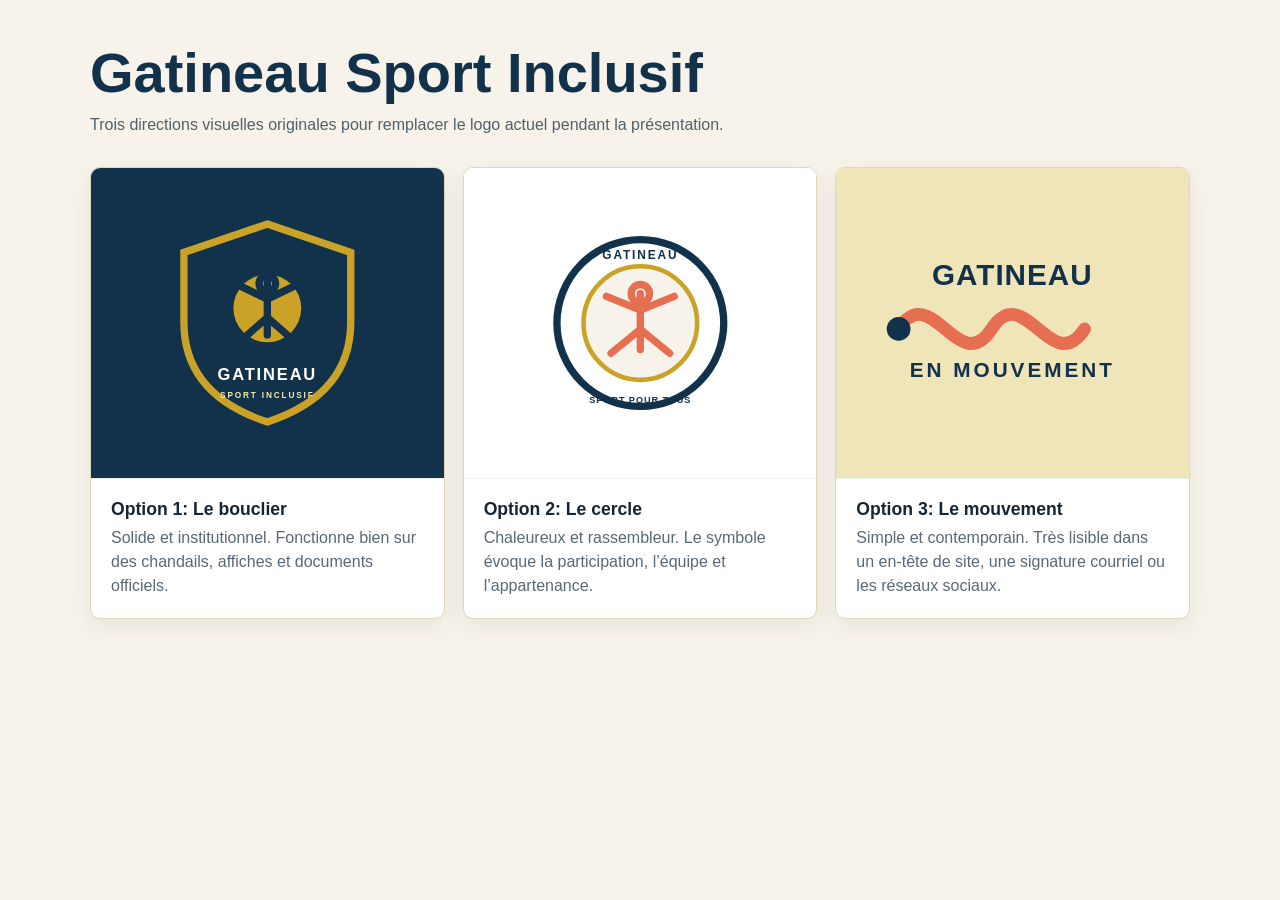
<file: logo-concepts.html>
<!doctype html>
<html lang="fr">
<head>
    <link rel="icon" type="image/svg+xml" sizes="any" href="favicon.svg">
    <meta charset="utf-8">
    <meta name="viewport" content="width=device-width, initial-scale=1">
    <title>Concepts de logos - Gatineau Sport Inclusif</title>
    <style>
        :root { --navy: #12314a; --gold: #c9a227; --coral: #e76f51; --cream: #f7f3ea; --ink: #172431; }
        * { box-sizing: border-box; }
        body { margin: 0; padding: 40px 20px; background: var(--cream); color: var(--ink); font-family: Arial, sans-serif; }
        main { max-width: 1100px; margin: auto; }
        h1 { color: var(--navy); font-size: clamp(2rem, 5vw, 3.5rem); margin: 0 0 8px; }
        .intro { margin: 0 0 30px; color: #51606b; }
        .grid { display: grid; grid-template-columns: repeat(3, 1fr); gap: 18px; }
        article { background: white; border: 1px solid #e1d7b7; border-radius: 10px; overflow: hidden; box-shadow: 0 8px 24px #12314a12; }
        .art { min-height: 310px; display: grid; place-items: center; padding: 28px; }
        .shield { background: var(--navy); color: white; }
        .circle { background: #fff; color: var(--navy); }
        .wordmark { background: #f0e5b9; color: var(--navy); }
        .details { padding: 20px; border-top: 1px solid #eee; }
        h2 { margin: 0 0 6px; font-size: 1.1rem; }
        p { margin: 0; line-height: 1.5; color: #596875; }
        svg { width: 100%; height: 220px; overflow: visible; }
        @media (max-width: 760px) { .grid { grid-template-columns: 1fr; } .art { min-height: 260px; } }
    </style>
</head>
<body>
<main>
    <h1>Gatineau Sport Inclusif</h1>
    <p class="intro">Trois directions visuelles originales pour remplacer le logo actuel pendant la présentation.</p>
    <section class="grid" aria-label="Concepts de logos">
        <article>
            <div class="art shield">
                <svg viewBox="0 0 240 240" role="img" aria-label="Concept de logo avec un bouclier et une figure en mouvement">
                    <path d="M120 12 211 43v76c0 57-36 91-91 109-55-18-91-52-91-109V43z" fill="none" stroke="#c9a227" stroke-width="8"/>
                    <circle cx="120" cy="104" r="37" fill="#c9a227"/>
                    <path d="M120 75v58M120 94 85 77M120 94l35-17M120 114 88 142M120 114l32 28M120 68a9 9 0 1 0 0 18 9 9 0 0 0 0-18Z" fill="none" stroke="#12314a" stroke-width="8" stroke-linecap="round" stroke-linejoin="round"/>
                    <text x="120" y="182" text-anchor="middle" fill="white" font-size="18" font-weight="700" letter-spacing="2">GATINEAU</text>
                    <text x="120" y="202" text-anchor="middle" fill="#f5e7ae" font-size="9" font-weight="700" letter-spacing="2">SPORT INCLUSIF</text>
                </svg>
            </div>
            <div class="details"><h2>Option 1: Le bouclier</h2><p>Solide et institutionnel. Fonctionne bien sur des chandails, affiches et documents officiels.</p></div>
        </article>
        <article>
            <div class="art circle">
                <svg viewBox="0 0 240 240" role="img" aria-label="Concept de logo circulaire représentant une communauté">
                    <circle cx="120" cy="120" r="91" fill="none" stroke="#12314a" stroke-width="8"/>
                    <circle cx="120" cy="120" r="62" fill="#f7f3ea" stroke="#c9a227" stroke-width="5"/>
                    <path d="M120 88v61M120 106 83 91M120 106l37-15M120 127 88 153M120 127l32 26M120 78a10 10 0 1 0 0 20 10 10 0 0 0 0-20Z" fill="none" stroke="#e76f51" stroke-width="8" stroke-linecap="round" stroke-linejoin="round"/>
                    <text x="120" y="50" text-anchor="middle" fill="#12314a" font-size="13" font-weight="700" letter-spacing="2">GATINEAU</text>
                    <text x="120" y="207" text-anchor="middle" fill="#12314a" font-size="10" font-weight="700" letter-spacing="1">SPORT POUR TOUS</text>
                </svg>
            </div>
            <div class="details"><h2>Option 2: Le cercle</h2><p>Chaleureux et rassembleur. Le symbole évoque la participation, l’équipe et l’appartenance.</p></div>
        </article>
        <article>
            <div class="art wordmark">
                <svg viewBox="0 0 300 220" role="img" aria-label="Concept de logo typographique avec une ligne de mouvement">
                    <path d="M35 116c33-51 61 51 94 0s61 51 94 0" fill="none" stroke="#e76f51" stroke-width="13" stroke-linecap="round"/>
                    <circle cx="35" cy="116" r="12" fill="#12314a"/>
                    <text x="150" y="72" text-anchor="middle" fill="#12314a" font-size="30" font-weight="800" letter-spacing="1">GATINEAU</text>
                    <text x="150" y="165" text-anchor="middle" fill="#12314a" font-size="21" font-weight="700" letter-spacing="3">EN MOUVEMENT</text>
                </svg>
            </div>
            <div class="details"><h2>Option 3: Le mouvement</h2><p>Simple et contemporain. Très lisible dans un en-tête de site, une signature courriel ou les réseaux sociaux.</p></div>
        </article>
    </section>
</main>
</body>
</html>
</file>
